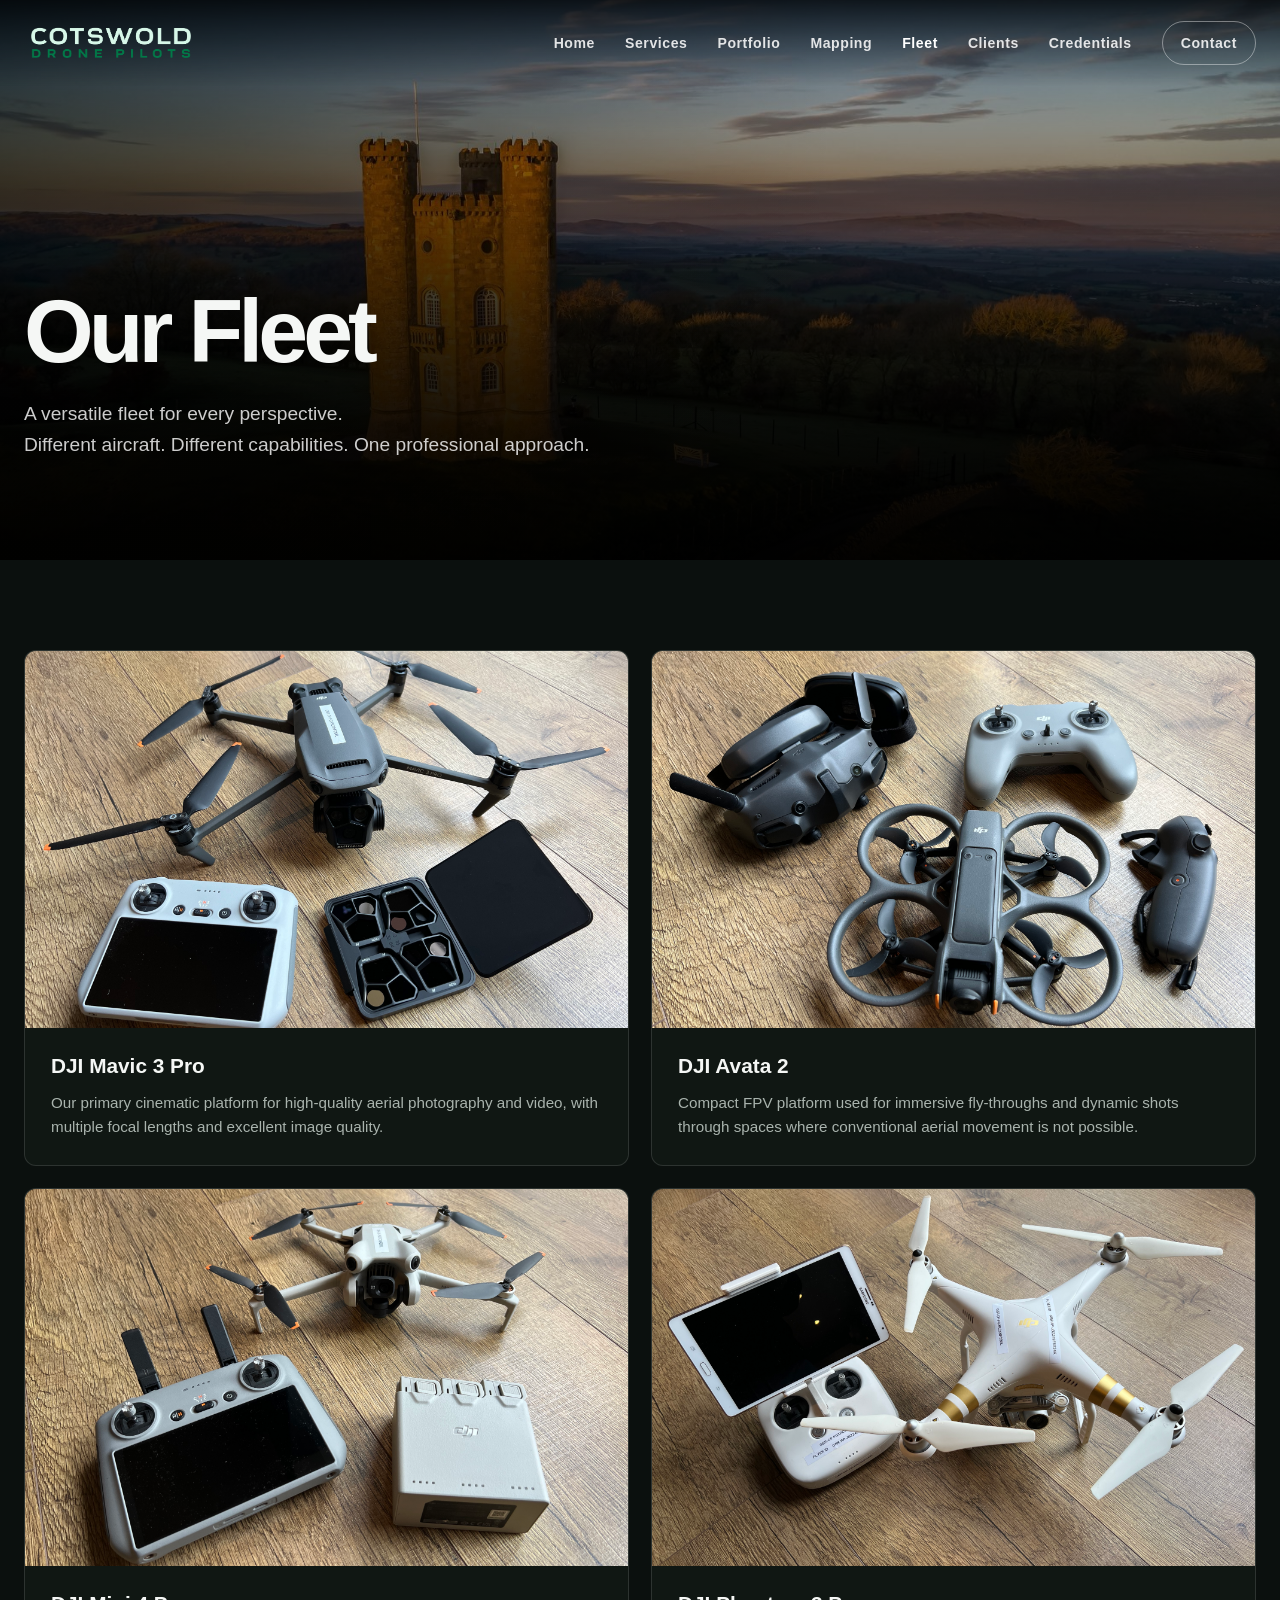
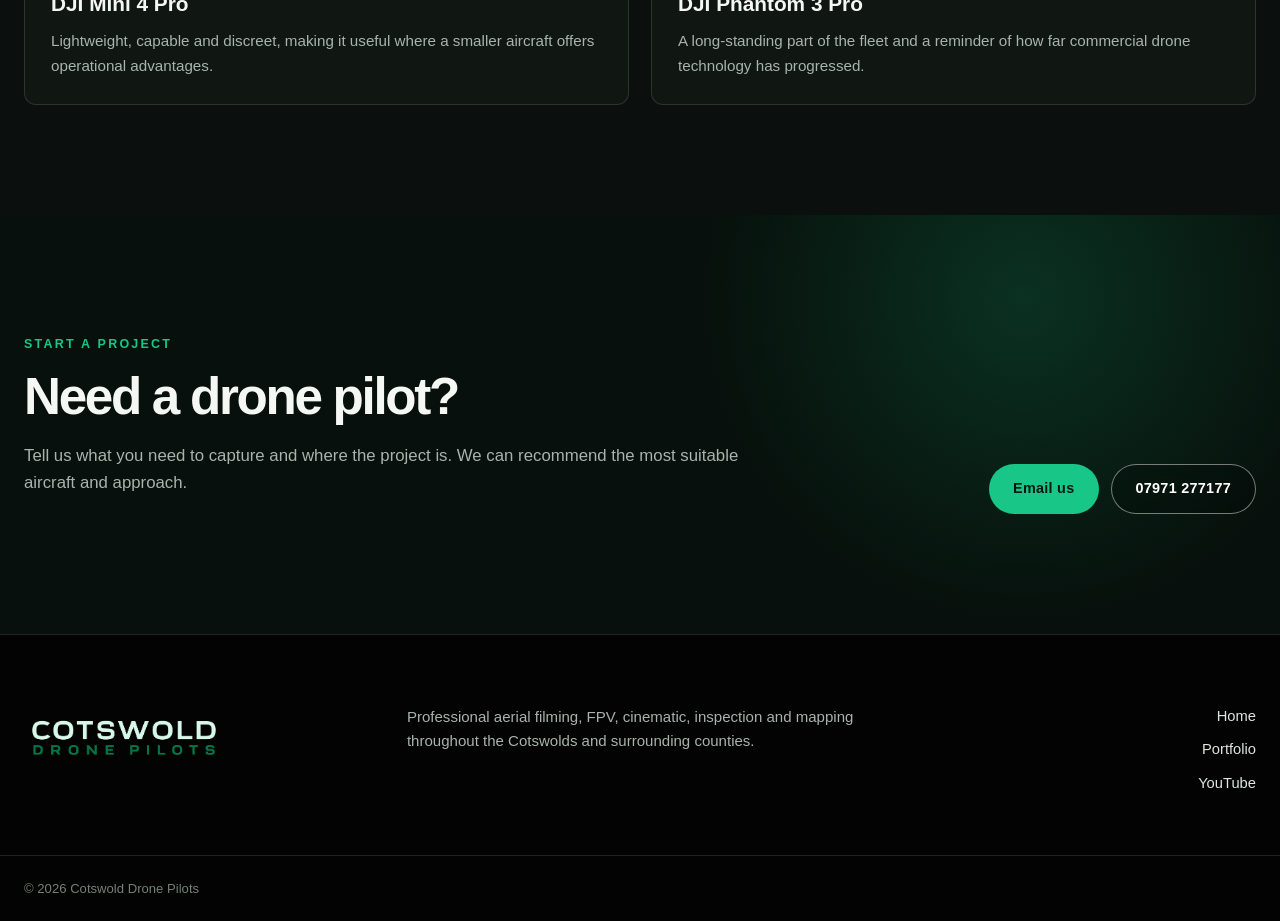
<file: site/fleet-.html>
<!DOCTYPE html>
<html lang="en">
<head>
    <meta charset="UTF-8">
    <meta name="viewport" content="width=device-width, initial-scale=1.0">
    <meta name="description" content="Explore the Cotswold Drone Pilots fleet of specialist aircraft for cinematic aerial filming, FPV fly-throughs and commercial drone work.">
    <title>Fleet | Cotswold Drone Pilots</title>
    <meta name="theme-color" content="#050807">
    <link rel="icon" type="image/png" href="images/favicon.png">
    <link rel="stylesheet" href="styles.css">
</head>
<body>
<header class="site-header">
    <div class="nav-wrap">
        <a class="brand" href="index.html#home" aria-label="Cotswold Drone Pilots home">
            <img src="images/logo-cdp-on-black.png" alt="Cotswold Drone Pilots">
        </a>
        <button class="menu-toggle" aria-label="Open navigation" aria-expanded="false">
            <span></span><span></span><span></span>
        </button>
        <nav class="main-nav" aria-label="Main navigation">
            <a href="index.html#home">Home</a>
            <a href="index.html#services">Services</a>
            <a href="portfolio.html">Portfolio</a>
            <a href="index.html#mapping">Mapping</a>
            <a href="fleet.html" aria-current="page">Fleet</a>
            <a href="index.html#clients">Clients</a>
            <a href="index.html#credentials">Credentials</a>
            <a class="nav-cta" href="index.html#contact">Contact</a>
        </nav>
    </div>
</header>

<main>
    <section class="portfolio-hero">
        <div class="portfolio-hero-shade"></div>
        <div class="container portfolio-hero-content">
            <h1>Our Fleet</h1>
            <p>
                A versatile fleet for every perspective.<br>
                Different aircraft. Different capabilities. One professional approach.
            </p>
        </div>
    </section>

    <section class="section section-dark fleet-page-section" id="fleet">

            <div class="container">
<div class="fleet-grid">

                    <article class="fleet-card">
                        <div class="fleet-image">
                            <img src="images/image-mavic3pro.jpeg" alt="DJI Mavic 3 Pro">
                        </div>
                        <div class="fleet-copy">
                            <h3>DJI Mavic 3 Pro</h3>
                            <p>
                                Our primary cinematic platform for high-quality aerial photography
                                and video, with multiple focal lengths and excellent image quality.
                            </p>
                        </div>
                    </article>

                    <article class="fleet-card">
                        <div class="fleet-image">
                            <img src="images/image-avata2.jpeg" alt="DJI Avata 2 FPV drone">
                        </div>
                        <div class="fleet-copy">
                            <h3>DJI Avata 2</h3>
                            <p>
                                Compact FPV platform used for immersive fly-throughs and dynamic
                                shots through spaces where conventional aerial movement is not possible.
                            </p>
                        </div>
                    </article>

                    <article class="fleet-card">
                        <div class="fleet-image">
                            <img src="images/image-mini4pro.jpeg" alt="DJI Mini 4 Pro">
                        </div>
                        <div class="fleet-copy">
                            <h3>DJI Mini 4 Pro</h3>
                            <p>
                                Lightweight, capable and discreet, making it useful where a smaller
                                aircraft offers operational advantages.
                            </p>
                        </div>
                    </article>

                    <article class="fleet-card">
                        <div class="fleet-image">
                            <img src="images/image-phantom3pro.jpeg" alt="DJI Phantom 3 Pro">
                        </div>
                        <div class="fleet-copy">
                            <h3>DJI Phantom 3 Pro</h3>
                            <p>
                                A long-standing part of the fleet and a reminder of how far commercial
                                drone technology has progressed.
                            </p>
                        </div>
                    </article>

                </div>
            </div>
        
    </section>

    <section class="contact-section">
        <div class="container contact-layout">
            <div>
                <p class="section-kicker">Start a Project</p>
                <h2>Need a drone pilot?</h2>
                <p>Tell us what you need to capture and where the project is. We can recommend the most suitable aircraft and approach.</p>
            </div>
            <div class="contact-actions">
                <a href="mailto:gareth@cotswolddronepilots.com" class="btn btn-primary">Email us</a>
                <a href="tel:+447971277177" class="btn btn-secondary">07971 277177</a>
            </div>
        </div>
    </section>
</main>

<footer class="site-footer">
    <div class="container footer-layout">
        <div class="footer-brand"><a href="index.html#home"><img src="images/logo-cdp-on-black.png" alt="Cotswold Drone Pilots"></a></div>
        <p>Professional aerial filming, FPV, cinematic, inspection and mapping throughout the Cotswolds and surrounding counties.</p>
        <div class="footer-links">
            <a href="index.html#home">Home</a>
            <a href="portfolio.html">Portfolio</a>
            <a href="https://www.youtube.com/@CotswoldDronePilots" target="_blank" rel="noopener">YouTube</a>
        </div>
    </div>
    <div class="footer-bottom"><div class="container">&copy; <span id="year"></span> Cotswold Drone Pilots</div></div>
</footer>

<script>
const menuToggle = document.querySelector('.menu-toggle');
const mainNav = document.querySelector('.main-nav');
menuToggle.addEventListener('click', () => {
    const open = mainNav.classList.toggle('open');
    menuToggle.setAttribute('aria-expanded', open);
});
document.querySelectorAll('.main-nav a').forEach(link => {
    link.addEventListener('click', () => {
        mainNav.classList.remove('open');
        menuToggle.setAttribute('aria-expanded', 'false');
    });
});
document.getElementById('year').textContent = new Date().getFullYear();
</script>
</body>
</html>
</file>
<file: site/styles.css>
/* ------------------------------------------------------------
   Cotswold Drone Pilots
   Static website - Version 1
   ------------------------------------------------------------ */

:root {
    --bg: #050807;
    --bg-soft: #0b100e;
    --panel: #101713;
    --panel-2: #151d19;
    --text: #f5f7f5;
    --muted: #a9b3ad;
    --line: rgba(255,255,255,0.12);
    --green: #00a86b;
    --green-bright: #18c787;
    --max: 1240px;
    --header-h: 86px;
}

* {
    box-sizing: border-box;
}

html {
    scroll-behavior: smooth;
}

body {
    margin: 0;
    background: var(--bg);
    color: var(--text);
    font-family: Inter, -apple-system, BlinkMacSystemFont, "Segoe UI", Roboto, Helvetica, Arial, sans-serif;
    line-height: 1.6;
    -webkit-font-smoothing: antialiased;
}

img,
video {
    display: block;
    max-width: 100%;
}

a {
    color: inherit;
    text-decoration: none;
}

button,
a {
    -webkit-tap-highlight-color: transparent;
}

.container {
    width: min(calc(100% - 48px), var(--max));
    margin-inline: auto;
}

.section {
    padding: 110px 0;
}

.section-dark {
    background: var(--bg-soft);
}

.section-kicker {
    margin: 0 0 16px;
    color: var(--green-bright);
    font-size: 0.78rem;
    font-weight: 700;
    letter-spacing: 0.18em;
    text-transform: uppercase;
}

h1,
h2,
h3,
p {
    margin-top: 0;
}

h1 {
    max-width: 1000px;
    margin-bottom: 24px;
    font-size: clamp(3rem, 7vw, 6.6rem);
    line-height: 0.98;
    letter-spacing: -0.055em;
    font-weight: 750;
}

h2 {
    margin-bottom: 24px;
    font-size: clamp(2.2rem, 4vw, 4.1rem);
    line-height: 1.02;
    letter-spacing: -0.045em;
}

h3 {
    margin-bottom: 12px;
    font-size: 1.3rem;
    line-height: 1.2;
}

p {
    color: var(--muted);
    font-size: 1.05rem;
}

.site-header {
    position: fixed;
    inset: 0 0 auto 0;
    height: var(--header-h);
    z-index: 1000;
    background: linear-gradient(to bottom, rgba(0,0,0,0.8), rgba(0,0,0,0));
}

.nav-wrap {
    width: min(calc(100% - 48px), 1400px);
    height: 100%;
    margin-inline: auto;
    display: flex;
    align-items: center;
    justify-content: space-between;
}

.brand img {
    width: 210px;
    max-height: 58px;
    object-fit: contain;
    object-position: left center;
}

.main-nav {
    display: flex;
    align-items: center;
    gap: 30px;
}

.main-nav a {
    font-size: 0.88rem;
    font-weight: 600;
    letter-spacing: 0.04em;
    color: rgba(255,255,255,0.86);
}

.main-nav a:hover {
    color: #fff;
}

.main-nav .nav-cta {
    padding: 10px 18px;
    border: 1px solid rgba(255,255,255,0.4);
    border-radius: 999px;
}

.menu-toggle {
    display: none;
    border: 0;
    background: none;
    padding: 10px;
}

.menu-toggle span {
    display: block;
    width: 26px;
    height: 2px;
    margin: 5px 0;
    background: #fff;
}

/* HERO */

.hero {
    min-height: 100svh;
    position: relative;
    display: flex;
    align-items: flex-end;
    overflow: hidden;
    background: #000;
}

.hero-video {
    position: absolute;
    inset: 0;
    width: 100%;
    height: 100%;
    object-fit: cover;
}

/* HERO SOUND BUTTON */


.sound-toggle {
    position: absolute;
    top: 110px;
    right: 35px;
    z-index: 10;
    display: flex;
    align-items: center;
    gap: 8px;
    padding: 10px 16px;
    color: #fff;
    background: rgba(0, 0, 0, 0.45);
    border: 1px solid rgba(255, 255, 255, 0.35);
    border-radius: 999px;
    font-family: inherit;
    font-size: 0.85rem;
    font-weight: 600;
    cursor: pointer;
    backdrop-filter: blur(8px);
    transition: background-color .2s ease, border-color .2s ease, transform .2s ease;
}

.sound-toggle:hover {
    background: rgba(0, 0, 0, 0.75);
    border-color: rgba(255, 255, 255, 0.8);
    transform: translateY(-2px);
}

#soundIcon {
    font-size: 1.15rem;
    line-height: 1;
}


.hero-overlay {
    position: absolute;
    inset: 0;
    background:
        linear-gradient(to top, rgba(0,0,0,0.88) 0%, rgba(0,0,0,0.35) 48%, rgba(0,0,0,0.30) 100%),
        linear-gradient(to right, rgba(0,0,0,0.30), transparent 60%);
}

.hero-content {
    position: relative;
    z-index: 2;
    width: min(calc(100% - 48px), 1400px);
    margin: 0 auto;
    padding: 180px 0 72px;
}

.eyebrow {
    margin-bottom: 20px;
    color: rgba(255,255,255,0.82);
    font-size: 0.8rem;
    font-weight: 700;
    letter-spacing: 0.18em;
    text-transform: uppercase;
}

.hero-copy {
    max-width: 700px;
    margin-bottom: 34px;
    color: rgba(255,255,255,0.80);
    font-size: clamp(1.05rem, 1.7vw, 1.35rem);
}

.hero-actions {
    display: flex;
    flex-wrap: wrap;
    gap: 14px;
    margin-bottom: 58px;
}

.btn {
    display: inline-flex;
    align-items: center;
    justify-content: center;
    min-height: 50px;
    padding: 0 24px;
    border-radius: 999px;
    font-weight: 700;
    font-size: 0.9rem;
    letter-spacing: 0.02em;
    transition: transform .2s ease, background-color .2s ease, border-color .2s ease;
}

.btn:hover {
    transform: translateY(-2px);
}

.btn-primary {
    color: #00190f;
    background: var(--green-bright);
}

.btn-primary:hover {
    background: #27da98;
}

.btn-secondary {
    color: #fff;
    border: 1px solid rgba(255,255,255,0.45);
    background: rgba(0,0,0,0.18);
    backdrop-filter: blur(8px);
}

.btn-secondary:hover {
    border-color: rgba(255,255,255,0.85);
}

.hero-stats {
    display: flex;
    gap: 42px;
}

.hero-stats div {
    display: grid;
    gap: 2px;
}

.hero-stats strong {
    font-size: 1.15rem;
}

.hero-stats span {
    color: rgba(255,255,255,0.62);
    font-size: 0.82rem;
}

.scroll-cue {
    position: absolute;
    right: 36px;
    bottom: 40px;
    z-index: 3;
    width: 34px;
    height: 58px;
    border: 1px solid rgba(255,255,255,0.34);
    border-radius: 999px;
}

.scroll-cue span {
    position: absolute;
    top: 13px;
    left: 50%;
    width: 4px;
    height: 4px;
    margin-left: -2px;
    border-radius: 50%;
    background: #fff;
    animation: scrollDot 1.8s infinite;
}

@keyframes scrollDot {
    0% { transform: translateY(0); opacity: 0; }
    25% { opacity: 1; }
    70% { opacity: 1; }
    100% { transform: translateY(22px); opacity: 0; }
}

/* INTRO */

.split {
    display: grid;
    grid-template-columns: minmax(0, 1fr) minmax(0, 1fr);
    gap: 80px;
    align-items: start;
}

.intro-section {
    background: #fff;
    color: #0a0d0b;
}

.intro-section .section-kicker {
    color: #087d54;
}

.intro-section h2 {
    max-width: 560px;
}

.intro-copy p {
    color: #59625d;
    font-size: 1.15rem;
}

/* SERVICES */

.section-heading {
    max-width: 760px;
    margin-bottom: 56px;
}

.section-heading.centered {
    margin-inline: auto;
    text-align: center;
}

.service-grid {
    display: grid;
    grid-template-columns: repeat(3, 1fr);
    border-top: 1px solid var(--line);
    border-left: 1px solid var(--line);
}

.service-card {
    min-height: 290px;
    padding: 32px;
    border-right: 1px solid var(--line);
    border-bottom: 1px solid var(--line);
    background: rgba(255,255,255,0.015);
}

.service-card:hover {
    background: rgba(255,255,255,0.035);
}

.service-number {
    display: block;
    margin-bottom: 70px;
    color: var(--green-bright);
    font-size: 0.78rem;
    font-weight: 700;
    letter-spacing: 0.12em;
}

.service-card p {
    margin-bottom: 0;
    font-size: 0.96rem;
}

/* VISUAL FEATURE */

.visual-feature {
    min-height: 760px;
    position: relative;
    display: flex;
    align-items: flex-end;
    overflow: hidden;
}

.visual-feature > img {
    position: absolute;
    inset: 0;
    width: 100%;
    height: 100%;
    object-fit: cover;
}

.visual-shade {
    position: absolute;
    inset: 0;
    background: linear-gradient(to top, rgba(0,0,0,0.86), rgba(0,0,0,0.05) 70%);
}

.visual-content {
    position: relative;
    z-index: 2;
    width: min(calc(100% - 48px), var(--max));
    margin-inline: auto;
    padding: 90px 0;
}

.visual-content h2 {
    max-width: 720px;
}

.visual-content p:last-child {
    max-width: 650px;
    color: rgba(255,255,255,0.78);
}

/* MAPPING */

.mapping-section {
    background: #fff;
    color: #0b0e0c;
}

.media-split {
    align-items: center;
}

.media-panel {
    min-width: 0;
}

.media-panel img {
    width: 100%;
    aspect-ratio: 4 / 3;
    object-fit: cover;
    border-radius: 10px;
}

.content-panel {
    padding: 30px 0;
}

.content-panel .section-kicker {
    color: #087d54;
}

.content-panel p {
    color: #5d6761;
}

/* FLEET */

.fleet-grid {
    display: grid;
    grid-template-columns: repeat(2, 1fr);
    gap: 22px;
}

.fleet-card {
    overflow: hidden;
    border: 1px solid var(--line);
    border-radius: 12px;
    background: var(--panel);
}

.fleet-image {
    aspect-ratio: 16 / 10;
    overflow: hidden;
}

.fleet-image img {
    width: 100%;
    height: 100%;
    object-fit: cover;
    transition: transform .55s ease;
}

.fleet-card:hover .fleet-image img {
    transform: scale(1.025);
}

.fleet-copy {
    padding: 26px;
}

.fleet-copy p {
    margin-bottom: 0;
    font-size: 0.95rem;
}

/* CLIENTS */

.clients-section {
    background: #030504;
}

.client-grid {
    display: grid;
    grid-template-columns: repeat(4, 1fr);
    border-top: 1px solid var(--line);
    border-left: 1px solid var(--line);
}

.client-logo {
    min-height: 160px;
    padding: 35px;
    display: flex;
    align-items: center;
    justify-content: center;
    border-right: 1px solid var(--line);
    border-bottom: 1px solid var(--line);
}

.client-logo img {
    max-width: 210px;
    max-height: 72px;
    object-fit: contain;
    opacity: 0.86;
    filter: grayscale(1);
    transition: opacity .2s ease, transform .2s ease, filter .2s ease;
}

.client-logo:hover img {
    opacity: 1;
    filter: grayscale(0);
    transform: scale(1.03);
}

/* CREDENTIALS */

.credentials-section {
    background: #fff;
    color: #0b0e0c;
}

.credentials-section .section-kicker {
    color: #087d54;
}

.credentials-section p {
    color: #5c6660;
}

.credentials-layout {
    align-items: center;
}

.credential-cards {
    display: grid;
    gap: 18px;
}

.credential-card {
    display: flex;
    align-items: center;
    gap: 22px;
    padding: 24px;
    border: 1px solid #dfe5e1;
    border-radius: 10px;
    background: #f7f9f7;
}

.credential-card img {
    width: 95px;
    height: 95px;
    object-fit: contain;
}

.credential-card div {
    display: grid;
    gap: 2px;
}

.credential-card strong {
    font-size: 1.25rem;
}

.credential-card span {
    color: #66716a;
}

/* CONTACT */

.contact-section {
    padding: 120px 0;
    background:
        radial-gradient(circle at 80% 20%, rgba(24,199,135,0.18), transparent 30%),
        #07100c;
}

.contact-layout {
    display: grid;
    grid-template-columns: 1.25fr 0.75fr;
    gap: 70px;
    align-items: end;
}

.contact-layout h2 {
    margin-bottom: 20px;
}

.contact-layout p {
    max-width: 720px;
}

.contact-actions {
    display: flex;
    gap: 12px;
    justify-content: flex-end;
    flex-wrap: wrap;
}

/* FOOTER */

.site-footer {
    padding-top: 70px;
    background: #020302;
    border-top: 1px solid var(--line);
}

.footer-layout {
    display: grid;
    grid-template-columns: 1fr 1.4fr 1fr;
    gap: 50px;
    align-items: start;
    padding-bottom: 60px;
}

.footer-brand img {
    width: 200px;
}

.footer-layout p {
    margin: 0;
    font-size: 0.94rem;
}

.footer-links {
    display: flex;
    flex-direction: column;
    gap: 10px;
    align-items: flex-end;
}

.footer-links a {
    color: #dfe5e1;
    font-size: 0.92rem;
}

.footer-links a:hover {
    color: var(--green-bright);
}

.footer-bottom {
    border-top: 1px solid var(--line);
    padding: 22px 0;
    color: #758078;
    font-size: 0.82rem;
}

/* RESPONSIVE */

@media (max-width: 1000px) {
    .service-grid {
        grid-template-columns: repeat(2, 1fr);
    }

    .client-grid {
        grid-template-columns: repeat(3, 1fr);
    }

    .split,
    .contact-layout {
        grid-template-columns: 1fr;
        gap: 46px;
    }

    .contact-actions {
        justify-content: flex-start;
    }
}

@media (max-width: 840px) {
    :root {
        --header-h: 74px;
    }

    .site-header {
        background: rgba(0,0,0,0.72);
        backdrop-filter: blur(12px);
    }

    .brand img {
        width: 175px;
    }

    .menu-toggle {
        display: block;
        position: relative;
        z-index: 1002;
    }

    .main-nav {
        position: fixed;
        top: 0;
        right: 0;
        width: min(86vw, 380px);
        height: 100vh;
        padding: 110px 34px 40px;
        display: flex;
        flex-direction: column;
        align-items: stretch;
        gap: 0;
        background: #07100c;
        transform: translateX(105%);
        transition: transform .25s ease;
        box-shadow: -20px 0 60px rgba(0,0,0,0.45);
    }

    .main-nav.open {
        transform: translateX(0);
    }

    .main-nav a {
        padding: 17px 0;
        border-bottom: 1px solid var(--line);
        font-size: 1rem;
    }

    .main-nav .nav-cta {
        margin-top: 20px;
        padding: 14px 18px;
        text-align: center;
        border: 1px solid rgba(255,255,255,0.35);
    }

    .hero-content {
        padding-bottom: 48px;
    }

    .hero-stats {
        gap: 22px;
        flex-wrap: wrap;
    }

    .scroll-cue {
        display: none;
    }

    .section {
        padding: 80px 0;
    }

    .fleet-grid {
        grid-template-columns: 1fr;
    }

    .client-grid {
        grid-template-columns: repeat(2, 1fr);
    }

    .footer-layout {
        grid-template-columns: 1fr;
    }

    .footer-links {
        align-items: flex-start;
    }
}

@media (max-width: 620px) {
    .container,
    .nav-wrap,
    .hero-content,
    .visual-content {
        width: min(calc(100% - 30px), var(--max));
    }

    h1 {
        font-size: clamp(2.7rem, 14vw, 4.8rem);
    }

    h2 {
        font-size: clamp(2rem, 10vw, 3.2rem);
    }

    .hero-actions {
        flex-direction: column;
        align-items: stretch;
    }

    .hero-actions .btn {
        width: 100%;
    }

    .hero-stats {
        display: grid;
        grid-template-columns: repeat(3, 1fr);
        gap: 12px;
    }

    .hero-stats strong {
        font-size: 1rem;
    }

    .hero-stats span {
        font-size: 0.72rem;
    }

    .service-grid {
        grid-template-columns: 1fr;
    }

    .service-card {
        min-height: 230px;
    }

    .service-number {
        margin-bottom: 42px;
    }

    .visual-feature {
        min-height: 620px;
    }

    .client-grid {
        grid-template-columns: 1fr 1fr;
    }

    .client-logo {
        min-height: 120px;
        padding: 22px;
    }

    .credential-card {
        align-items: flex-start;
    }

    .contact-actions {
        flex-direction: column;
        align-items: stretch;
    }

    .contact-actions .btn {
        width: 100%;
    }
}

@media (prefers-reduced-motion: reduce) {
    html {
        scroll-behavior: auto;
    }

    *,
    *::before,
    *::after {
        animation-duration: 0.01ms !important;
        animation-iteration-count: 1 !important;
        transition-duration: 0.01ms !important;
    }

    .hero-video {
        display: none;
    }

    .hero {
        background:
            linear-gradient(to top, rgba(0,0,0,0.84), rgba(0,0,0,0.25)),
            url("images/image-broadway-tower.jpeg") center / cover no-repeat;
    }
}


/* PORTFOLIO PAGE */

.portfolio-hero {
    min-height: 560px;
    position: relative;
    display: flex;
    align-items: flex-end;
    overflow: hidden;
    background:
        linear-gradient(to top, rgba(0,0,0,0.90), rgba(0,0,0,0.20)),
        url("images/image-broadway-tower.jpeg") center / cover no-repeat;
}

.portfolio-hero-shade {
    position: absolute;
    inset: 0;
    background:
        linear-gradient(to right, rgba(0,0,0,0.45), transparent 65%),
        linear-gradient(to top, rgba(0,0,0,0.82), transparent 70%);
}

.portfolio-hero-content {
    position: relative;
    z-index: 2;
    padding: 180px 0 80px;
}

.portfolio-hero-content p:last-child {
    max-width: 720px;
    color: rgba(255,255,255,0.80);
    font-size: 1.2rem;
}

.portfolio-feature {
    display: grid;
    grid-template-columns: minmax(0, 1.55fr) minmax(300px, 0.75fr);
    margin-bottom: 70px;
    overflow: hidden;
    border: 1px solid var(--line);
    border-radius: 14px;
    background: var(--panel);
}

.portfolio-feature .portfolio-copy {
    padding: 42px;
    display: flex;
    flex-direction: column;
    justify-content: center;
}

.portfolio-feature .portfolio-copy p,
.portfolio-card-copy p {
    margin-bottom: 0;
}

.portfolio-grid {
    display: grid;
    grid-template-columns: repeat(2, minmax(0, 1fr));
    gap: 24px;
}

.portfolio-card {
    overflow: hidden;
    border: 1px solid var(--line);
    border-radius: 12px;
    background: var(--panel);
}

.portfolio-video {
    background: #000;
    overflow: hidden;
}

.portfolio-video video {
    width: 100%;
    aspect-ratio: 16 / 9;
    object-fit: cover;
    background: #000;
}

.portfolio-card-copy {
    padding: 26px;
}

.portfolio-card-copy h3 {
    margin-top: 8px;
    font-size: 1.5rem;
}

.portfolio-tag {
    display: inline-block;
    color: var(--green-bright);
    font-size: 0.73rem;
    font-weight: 700;
    letter-spacing: 0.12em;
    text-transform: uppercase;
}

.main-nav a[aria-current="page"] {
    color: #fff;
}

@media (max-width: 1000px) {
    .portfolio-feature { grid-template-columns: 1fr; }
}

@media (max-width: 760px) {
    .portfolio-hero { min-height: 500px; }
    .portfolio-grid { grid-template-columns: 1fr; }
    .portfolio-feature .portfolio-copy { padding: 28px; }
}


/* FLEET PAGE */
.fleet-page-hero {
    min-height: 560px;
    display: flex;
    align-items: flex-end;
    background:
        radial-gradient(circle at 78% 38%, rgba(24,199,135,0.18), transparent 28%),
        linear-gradient(135deg, #050807 0%, #0b100e 55%, #07100c 100%);
}
.fleet-page-hero-content {
    padding: 190px 0 85px;
}
.fleet-page-hero-content h1 {
    margin-bottom: 28px;
}
.fleet-page-hero-content > p:last-child {
    max-width: 760px;
    color: rgba(255,255,255,0.75);
    font-size: 1.15rem;
}
.fleet-page-section {
    padding-top: 90px;
}
@media (max-width: 760px) {
    .fleet-page-hero { min-height: 500px; }
    .fleet-page-hero-content { padding: 160px 0 65px; }
}
</file>
